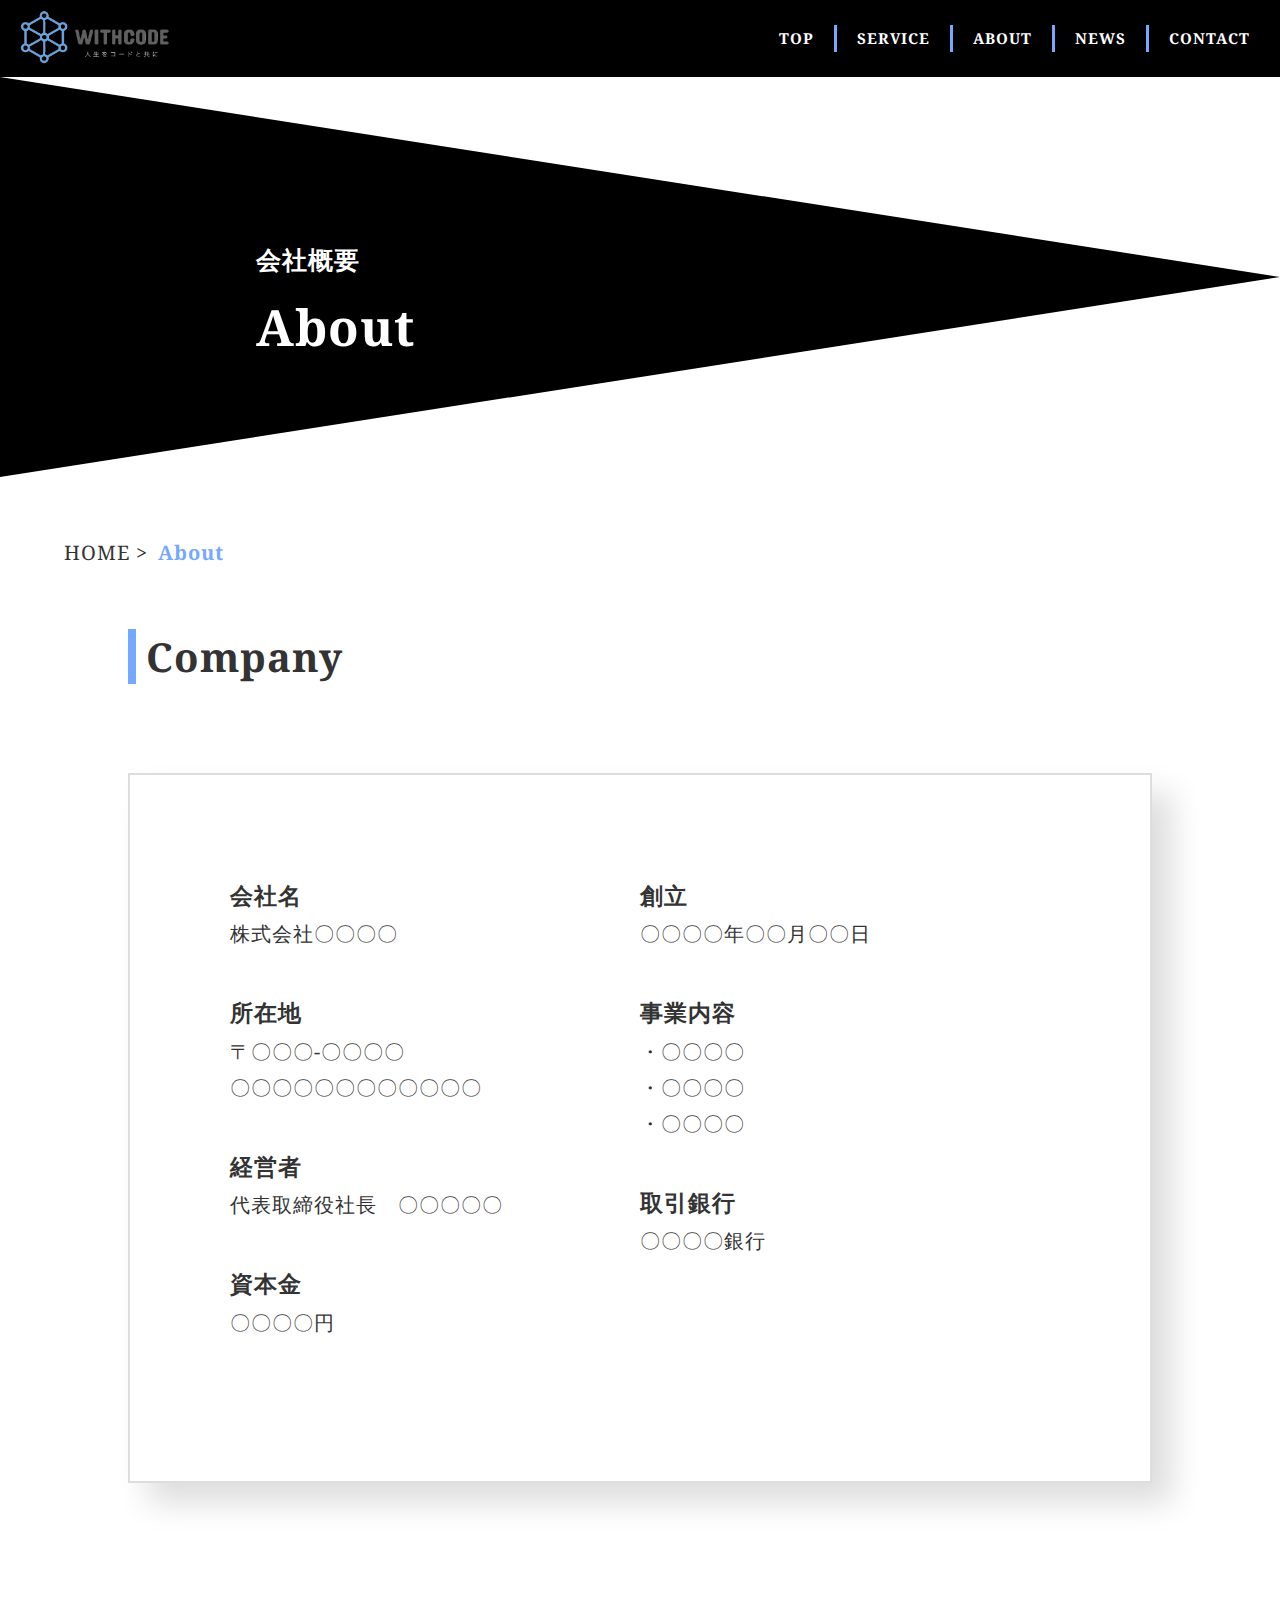
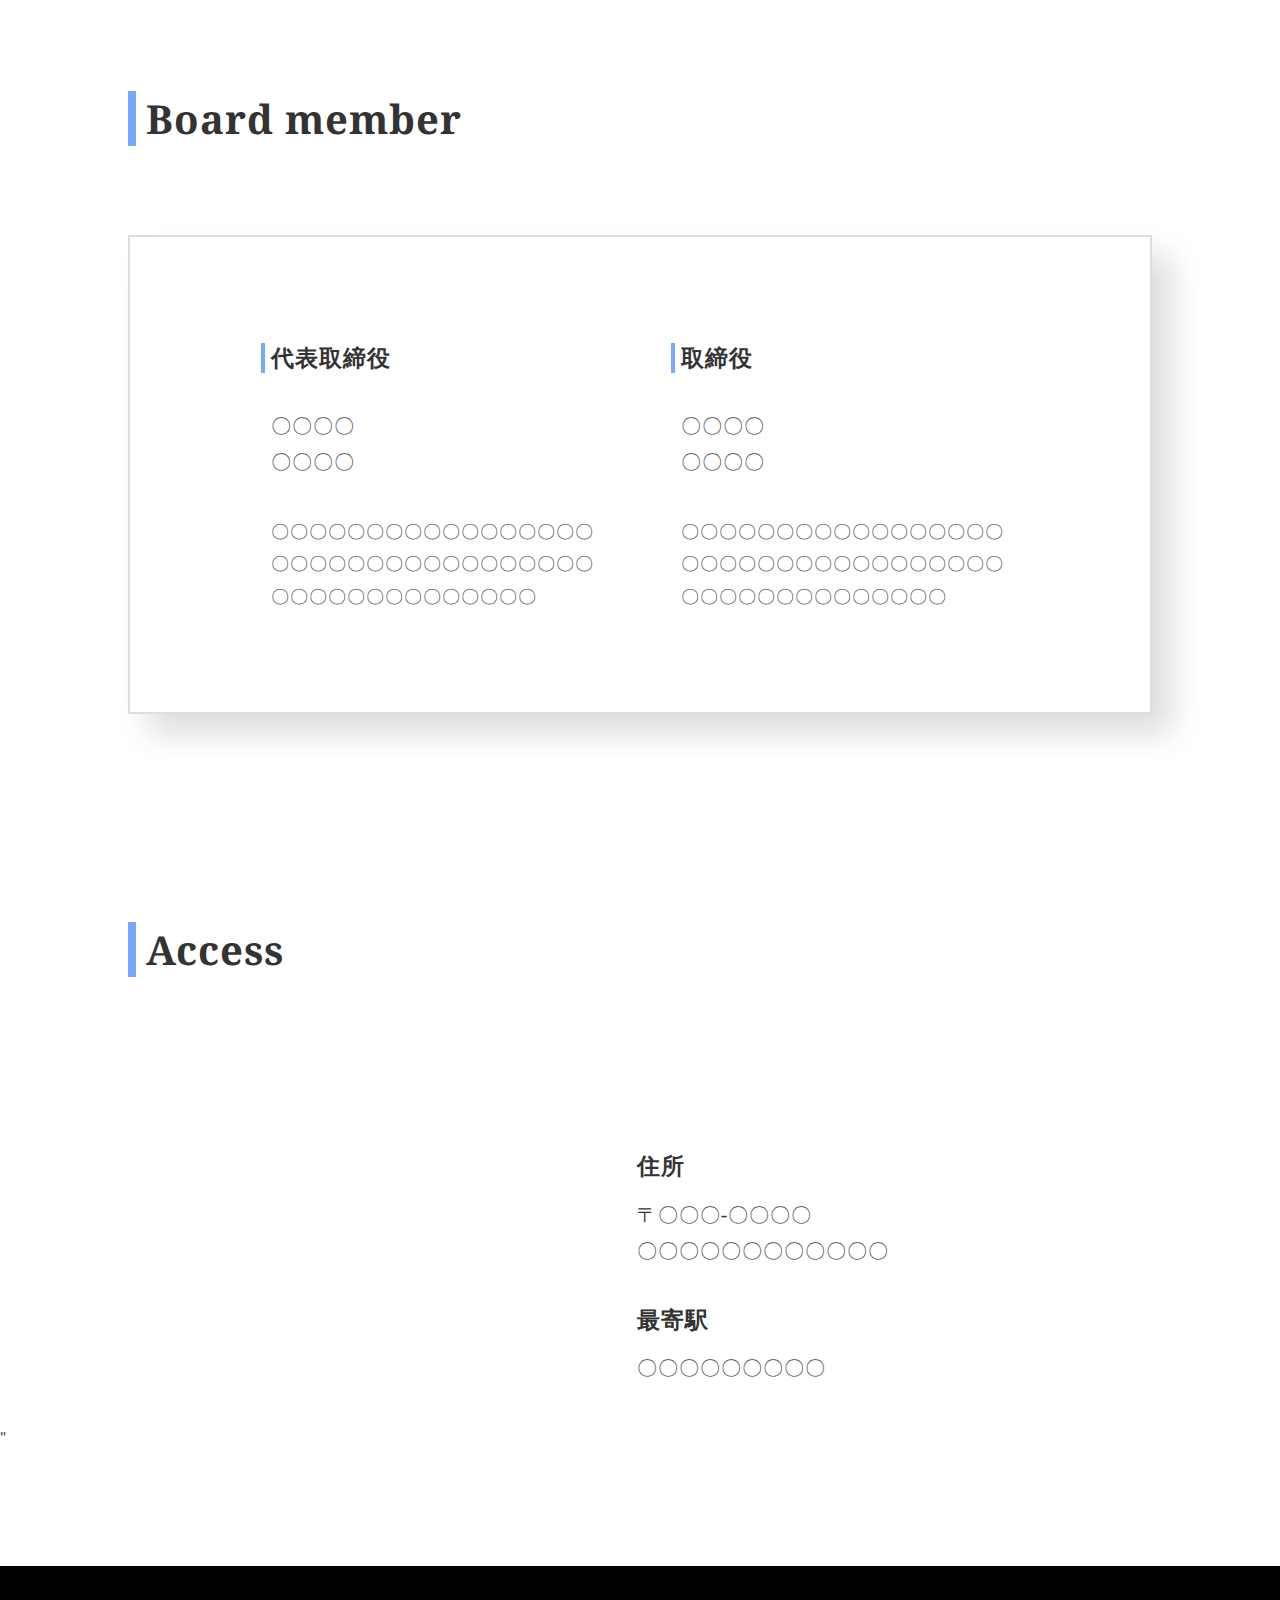
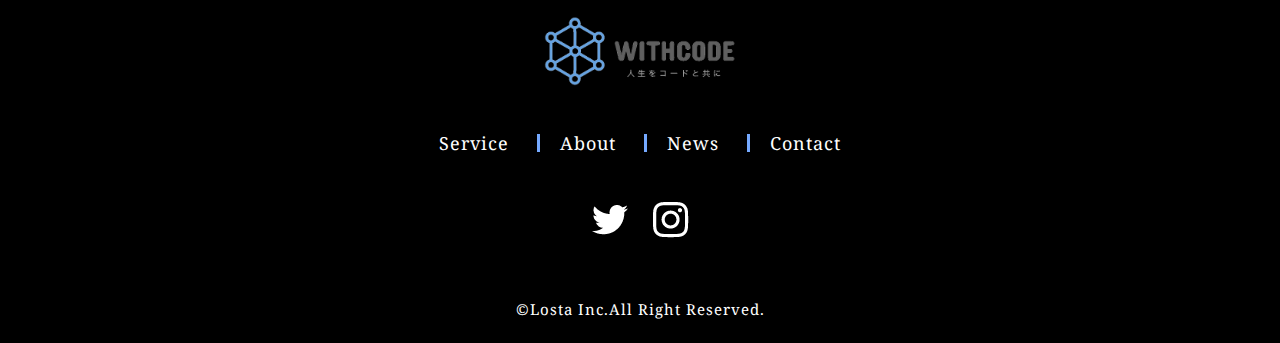
<file: html/about.html>
<!DOCTYPE html>
<html>
<head>
  <meta charset="UTF-8">
  <title>プログラミング教材「WithCode+」</title>
  <meta name="description" content="「人生をコードと共に」というビジョンを達成するべく、皆さんのプログラミング学習をサポートします。">
  <meta name="keywords" content="IT,プログラミング,コミュニティ">
  <meta name="viewport" content="width=device-width, initial-scale=1.0">
  <meta property="og:title" content="プログラミング教材「WithCode+」">
  <meta property="og:type" content="article">
  <meta property="og:url" content="https://withcode-plus.tech">
  <meta property="og:image" content="img/logo.png">
  <meta property="og:description" content="「人生をコードと共に」というビジョンを達成するべく、皆さんのプログラミング学習をサポートします。">
  <meta property="og:site_name" content="プログラミング教材">
  <link rel="icon" href="../favicon.ico">
  <link rel="apple-touch-icon" sizes="180×180" href="img/logo.png">
  <link rel="stylesheet" type="text/css" href="../css/reset.css">
  <link rel="stylesheet" type="text/css" href="../css/style.css">
  <link rel="preconnect" href="https://fonts.gstatic.com">
  <link href="https://fonts.googleapis.com/css2?family=Noto+Serif:ital,wght@0,400;0,700;1,400;1,700&display=swap"
    rel="stylesheet">
</head>
<body>
  <header>
    <div class="header_all">
      <a href="../index.html" class="logo">
        <img src="../img/logo.png" alt="ロゴ画像">
      </a>
      <nav class="navbar">
        <ul>
          <li><a href="../index.html" class="respons">TOP</a></li>
          <li><a href="service.html">SERVICE</a></li>
          <li><a href="about.html">ABOUT</a></li>
          <li><a href="news.html">NEWS</a></li>
          <li><a href="contact.html">CONTACT</a></li>
        </ul>
      </nav>
    </div>
    <p class="drawer"></p>
  </header>
  <main>
    <section class="top">
      <div class="top_bg">
        <p class="top_ttl">
          <small>会社概要</small>
          About
        </p>
      </div>
    </section>
    <section class="breadcrumb">
      <ul>
        <li>
          <a href="../index.html"><span>HOME</span></a>
        </li>
        <li>
          <a href="about.html"><span class="color">About</span></a>
        </li>
      </ul>
    </section>
    <section class="about_com">
      <div class="inner">
        <h2 class="section_ttl"><small></small>Company</h2>
        <div class="about_com_all">
          <div class="about_com_list">
            <div class="about_com_item">
              <h3 class="about_com_ttl">会社名</h3><br>
              <p class="about_com_txt">株式会社〇〇〇〇</p>
            </div>
            <div class="about_com_item">
              <h3 class="about_com_ttl">所在地</h3><br>
              <div class="about_com_content">
                <p class="about_com_txt">
                  〒〇〇〇-〇〇〇〇<br>
                  〇〇〇〇〇〇〇〇〇〇〇〇
                </p>
              </div>
            </div>
            <div class="about_com_item">
              <h3 class="about_com_ttl">経営者</h3><br>
              <p class="about_com_txt">代表取締役社長　〇〇〇〇〇</p>
            </div>
            <div class="about_com_item">
              <h3 class="about_com_ttl">資本金</h3><br>
              <p class="about_com_txt">〇〇〇〇円</p>
            </div>
          </div>
          <div class="about_com_list">
            <div class="about_com_item">
              <h3 class="about_com_ttl">創立</h3><br>
              <p class="about_com_txt">〇〇〇〇年〇〇月〇〇日</p>
            </div>
            <div class="about_com_item">
              <h3 class="about_com_ttl">事業内容</h3><br>
              <div class="about_com_content">
                <p class="about_com_txt">・〇〇〇〇</p><br>
                <p class="about_com_txt">・〇〇〇〇</p><br>
                <p class="about_com_txt">・〇〇〇〇</p>
              </div>
            </div>
            <div class="about_com_item">
              <h3 class="about_com_ttl">取引銀行</h3><br>
              <p class="about_com_txt">〇〇〇〇銀行</p>
            </div>
          </div>
        </div>
      </div>
    </section>
    <section class="about_mem">
      <div class="inner">
        <h2 class="section_ttl"><small></small>Board member</h2>
        <div class="about_mem_all">
          <div class="about_mem_per">
            <h3 class="about_mem_ttl">代表取締役</h3>
            <p class="about_mem_name">〇〇〇〇<br>〇〇〇〇</p>
            <p class="about_mem_txt">
              〇〇〇〇〇〇〇〇〇〇〇〇〇〇〇〇〇〇〇〇〇〇〇〇〇〇〇〇〇〇〇〇〇〇〇〇〇〇〇〇〇〇〇〇〇〇〇〇
            </p>
          </div><div class="about_mem_per">
            <h3 class="about_mem_ttl">取締役</h3>
            <p class="about_mem_name">〇〇〇〇<br>〇〇〇〇</p>
            <p class="about_mem_txt">
              〇〇〇〇〇〇〇〇〇〇〇〇〇〇〇〇〇〇〇〇〇〇〇〇〇〇〇〇〇〇〇〇〇〇〇〇〇〇〇〇〇〇〇〇〇〇〇〇
            </p>
          </div>
        </div>
      </div>
    </section>
    <section class="about_acc">
      <div class="inner">
        <h2 class="section_ttl"><small></small>Access</h2>
      </div>
      <div class="about_acc_map">
        <iframe src="https://www.google.com/maps/embed?pb=!1m18!1m12!1m3!1d3241.7699872207563!2d139.6994417513047!3d35.658038238753!2m3!1f0!2f0!3f0!3m2!1i1024!2i768!4f13.1!3m3!1m2!1s0x60188b563b00109f%3A0x337328def1e2ab26!2z5riL6LC36aeF!5e0!3m2!1sja!2sjp!4v1625702055200!5m2!1sja!2sjp" width="600" height="450" style="border:0;" allowfullscreen="" loading="lazy"></iframe>"
      </div>
      <div class="inner">
        <div class="about_acc_list">
          <div class="about_acc_item">
            <h3 class="about_acc_ttl">住所</h3>
            <p class="about_acc_txt">
              〒〇〇〇-〇〇〇〇<br>
              〇〇〇〇〇〇〇〇〇〇〇〇
            </p>
          </div>
          <div class="about_acc_item">
            <h3 class="about_acc_ttl">最寄駅</h3>
            <p class="about_acc_txt">
              〇〇〇〇〇〇〇〇〇
            </p>
          </div>
        </div>
      </div>
    </section>
  </main>
  <footer>
      <div class="footer_logo">
        <a href="../index.html">
          <img src="../img/logo.png" alt="ロゴ画像">
        </a>
      </div>
      <ul class="footer_list">
          <li class="footer_item">
            <a href="service.html" class="nav_link">Service</a>
          </li>
          <li class="footer_item">
            <a href="about.html" class="nav_link">About</a>
          </li>
          <li class="footer_item">
            <a href="news.html" class="nav_link">News</a>
          </li>
          <li class="footer_item">
            <a href="contact.html" class="nav_link">Contact</a>
          </li>
      </ul>
      <ul class="footer_sns">
          <li class="sns_icon1">
            <a href="#"><img src="../img/twitter.png" alt="twitterアイコン"></a>
          </li>
          <li class="sns_icon2">
            <a href="#"><img src="../img/instagram.png" alt="instagramアイコン"></a>
          </li>
      </ul>
      <small class="footer_txt">©Losta Inc.All Right Reserved.</small>
  </footer>
<script src="https://ajax.googleapis.com/ajax/libs/jquery/3.5.1/jquery.min.js"></script>
<script type="text/javascript" src="../js/common.js"></script>
</body>
</html>
</file>
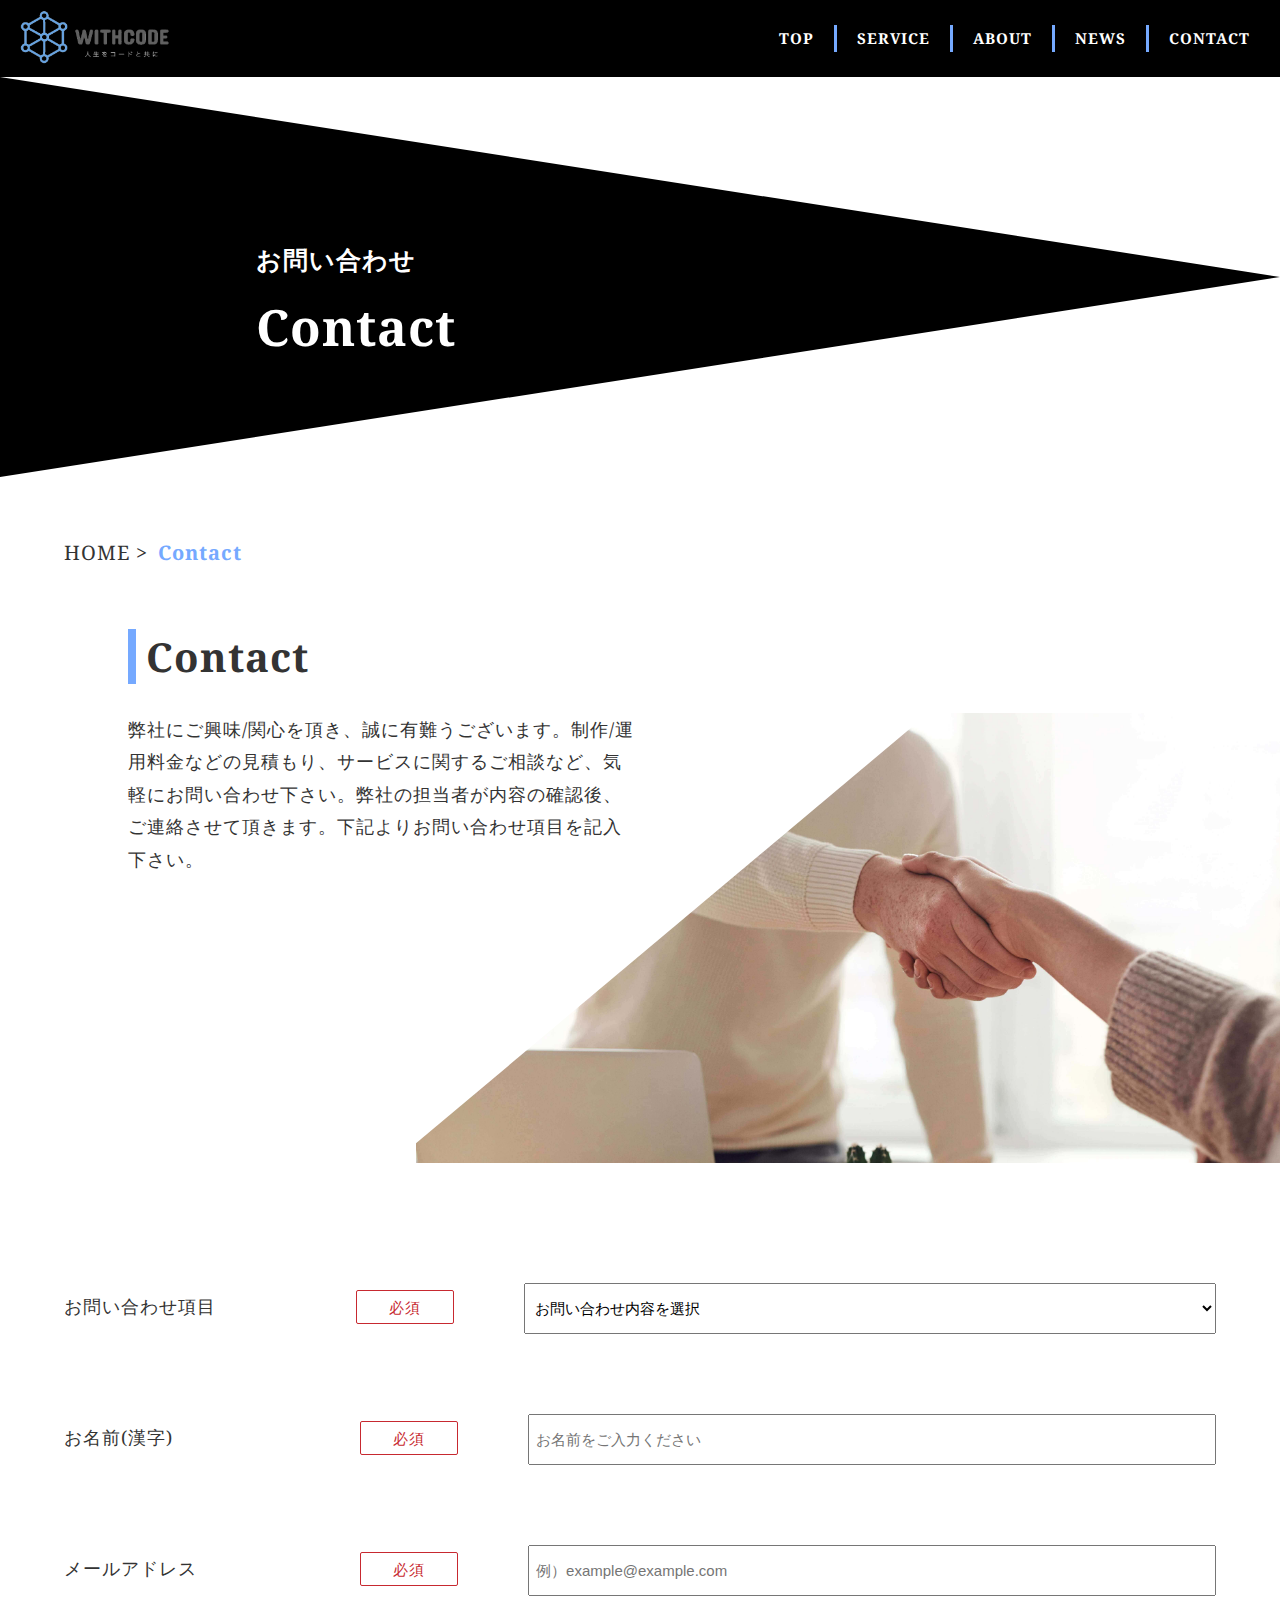
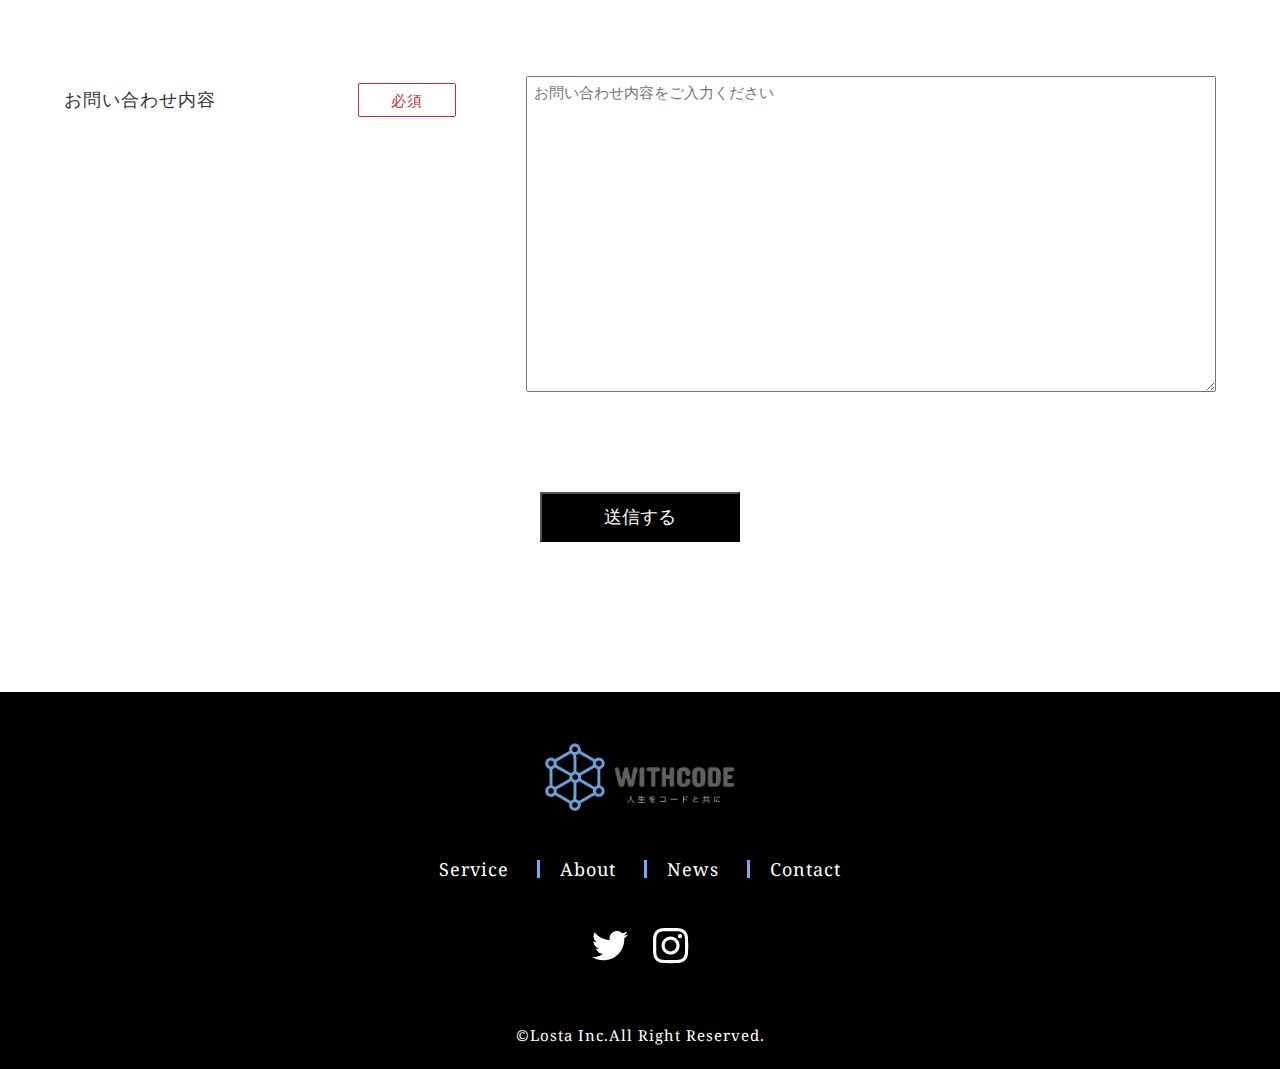
<file: html/contact.html>
<!DOCTYPE html>
<html>
<head>
  <meta charset="UTF-8">
  <title>プログラミング教材「WithCode+」</title>
  <meta name="description" content="「人生をコードと共に」というビジョンを達成するべく、皆さんのプログラミング学習をサポートします。">
  <meta name="keywords" content="IT,プログラミング,コミュニティ">
  <meta name="viewport" content="width=device-width, initial-scale=1.0">
  <meta property="og:title" content="プログラミング教材「WithCode+」">
  <meta property="og:type" content="article">
  <meta property="og:url" content="https://withcode-plus.tech">
  <meta property="og:image" content="img/logo.png">
  <meta property="og:description" content="「人生をコードと共に」というビジョンを達成するべく、皆さんのプログラミング学習をサポートします。">
  <meta property="og:site_name" content="プログラミング教材">
  <link rel="icon" href="../favicon.ico">
  <link rel="apple-touch-icon" sizes="180×180" href="img/logo.png">
  <link rel="stylesheet" type="text/css" href="../css/reset.css">
  <link rel="stylesheet" type="text/css" href="../css/style.css">
  <link rel="preconnect" href="https://fonts.gstatic.com">
  <link href="https://fonts.googleapis.com/css2?family=Noto+Serif:ital,wght@0,400;0,700;1,400;1,700&display=swap"
    rel="stylesheet">
</head>
<body>
  <header>
    <div class="header_all">
      <a href="../index.html" class="logo">
        <img src="../img/logo.png" alt="ロゴ画像">
      </a>
      <nav class="navbar">
        <ul>
          <li><a href="../index.html" class="respons">TOP</a></li>
          <li><a href="service.html">SERVICE</a></li>
          <li><a href="about.html">ABOUT</a></li>
          <li><a href="news.html">NEWS</a></li>
          <li><a href="contact.html">CONTACT</a></li>
        </ul>
      </nav>
    </div>
    <p class="drawer"></p>
  </header>
  <main>
    <section class="top">
      <div class="top_bg">
        <p class="top_ttl">
          <small>お問い合わせ</small>
          Contact
        </p>
      </div>
    </section>
    <section class="breadcrumb">
      <ul>
        <li>
          <a href="../index.html"><span>HOME</span></a>
        </li>
        <li>
          <a href="contact.html"><span class="color">Contact</span></a>
        </li>
      </ul>
    </section>
    <section class="contact">
      <div class="inner">
        <h2 class="section_ttl"><small></small>Contact</h2>
        <div class="contact_item">
          <p class="contact_txt">
            弊社にご興味/関心を頂き、誠に有難うございます。制作/運用料金などの見積もり、サービスに関するご相談など、気軽にお問い合わせ下さい。弊社の担当者が内容の確認後、ご連絡させて頂きます。下記よりお問い合わせ項目を記入下さい。
          </p>
        </div>
      </div>
      <div class="contact_img"></div>
      <form action="mail.php" class="contact_form" id="form" method="POST">
        <div class="contact_box">
          <label for="name" class="contact_form_ttl">お問い合わせ項目</label>
          <select class="contact_form_box1" name="subject" required="required">
            <optgroup value>
              <option class="select_with" value="プルダウンメニューで問い合わせ内容を選択" hidden>お問い合わせ内容を選択</option>
              <option class="select_with" value="サイト制作/運用の見積もり">サイト制作/運用の見積もり</option>
              <option class="select_with" value="システム開発/運用の見積もり">システム開発/運用の見積もり</option>
              <option class="select_with" value="その他">その他</option>
            </optgroup>
          </select>
        </div>
        <div class="contact_box">
         <label for="name" class="contact_form_ttl">お名前(漢字)</label>
          <input type="text" class="contact_form_box2" name="" required="required" placeholder="お名前をご入力ください">
        </div>
        <div class="contact_box">
          <label for="email" class="contact_form_ttl">メールアドレス</label>
          <input type="email" class="contact_form_box2" name="" required="required" placeholder="例）example@example.com">
        </div>
        <div class="contact_box _area">
          <label for="message" class="contact_form_ttl ttl">お問い合わせ内容</label>
          <textarea name="message" class="contact_textarea" id="message" cols="30" rows="10" required="required" placeholder="お問い合わせ内容をご入力ください"></textarea>
        </div>
        <button type="submit" class="contact_btn">送信する</button>
      </form>
    </section>
  </main>
  <footer>
    <div class="footer_logo">
      <a href="../index.html">
        <img src="../img/logo.png" alt="ロゴ画像">
      </a>
    </div>
    <ul class="footer_list">
      <li class="footer_item">
        <a href="service.html" class="nav_link">Service</a>
      </li>
      <li class="footer_item">
        <a href="about.html" class="nav_link">About</a>
      </li>
      <li class="footer_item">
        <a href="news.html" class="nav_link">News</a>
      </li>
      <li class="footer_item">
        <a href="contact.html" class="nav_link">Contact</a>
      </li>
    </ul>
    <ul class="footer_sns">
      <li class="sns_icon1">
        <a href="#"><img src="../img/twitter.png" alt="twitterアイコン"></a>
      </li>
      <li class="sns_icon2">
        <a href="#"><img src="../img/instagram.png" alt="instagramアイコン"></a>
      </li>
    </ul>
    <small class="footer_txt">©Losta Inc.All Right Reserved.</small>
    </div>
  </footer>
<script src="https://ajax.googleapis.com/ajax/libs/jquery/3.5.1/jquery.min.js"></script>
<script type="text/javascript" src="../js/common.js"></script>
</body>
</html>
</file>
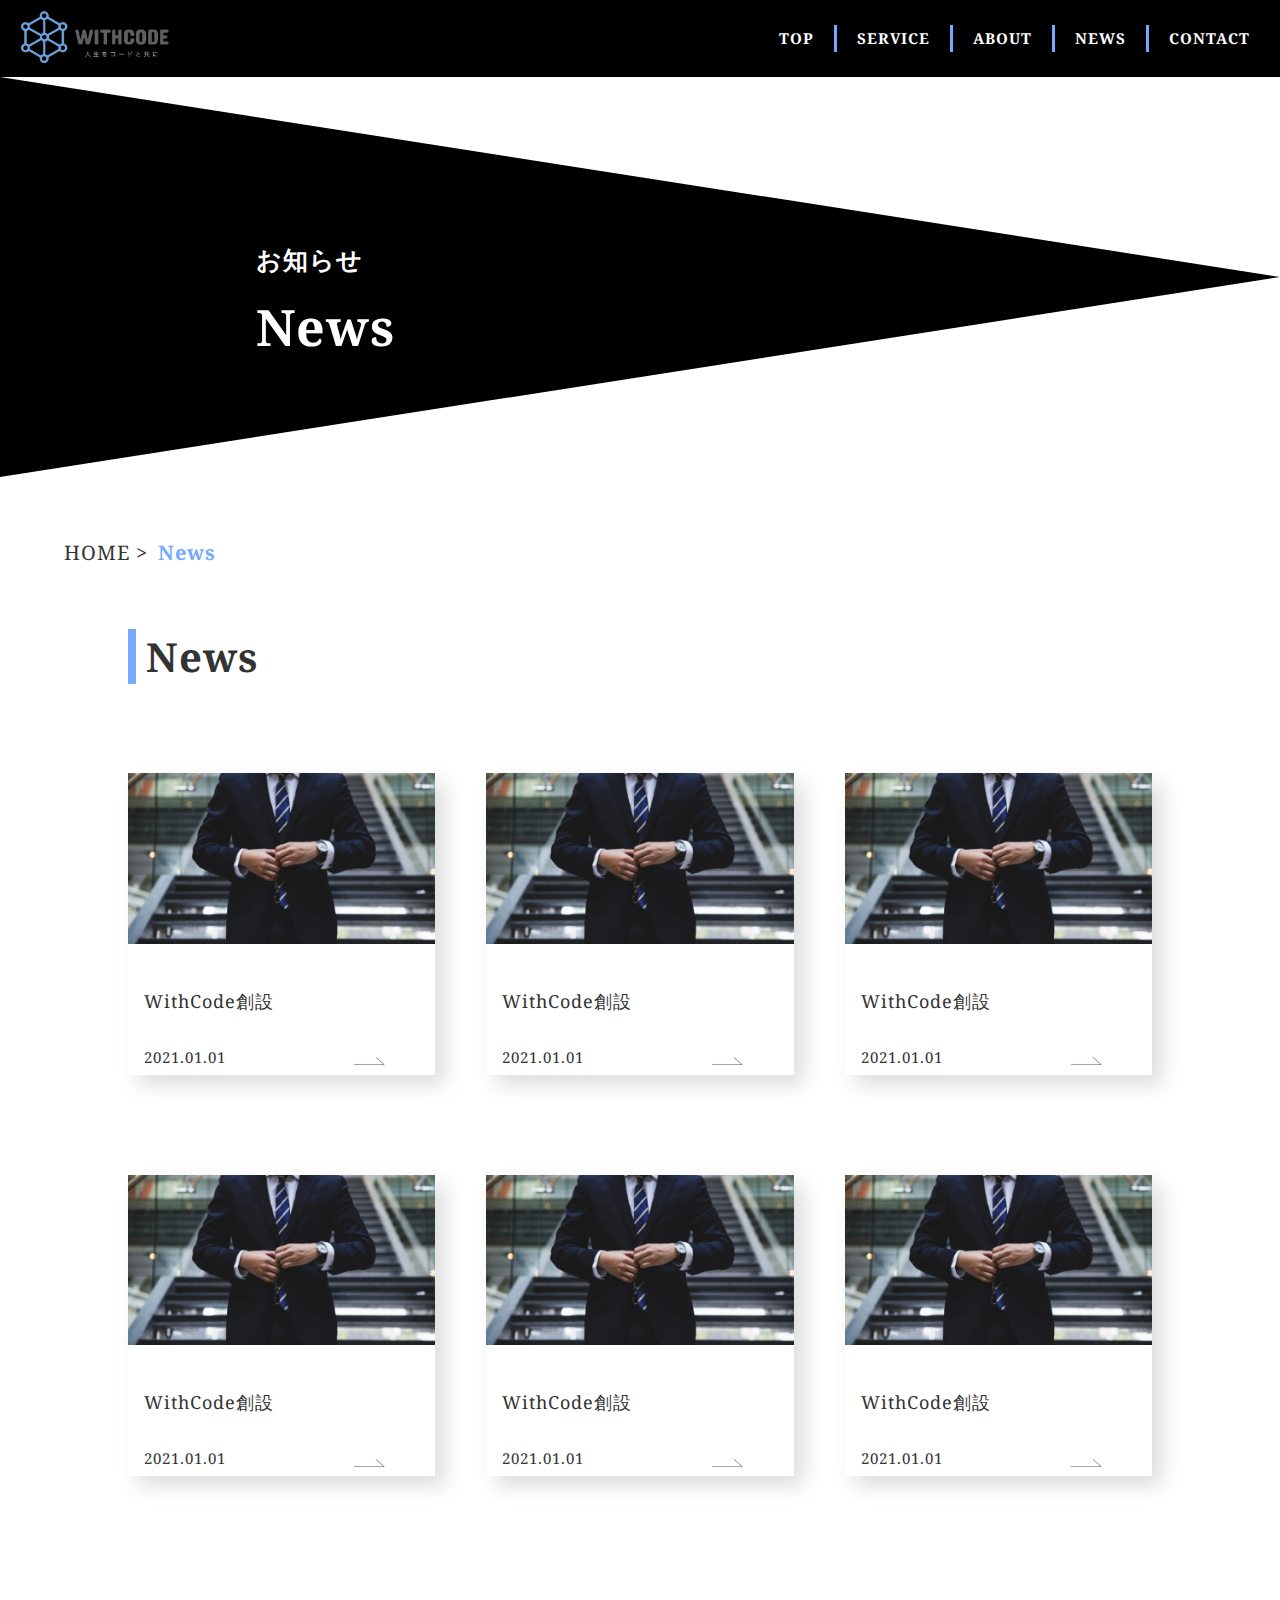
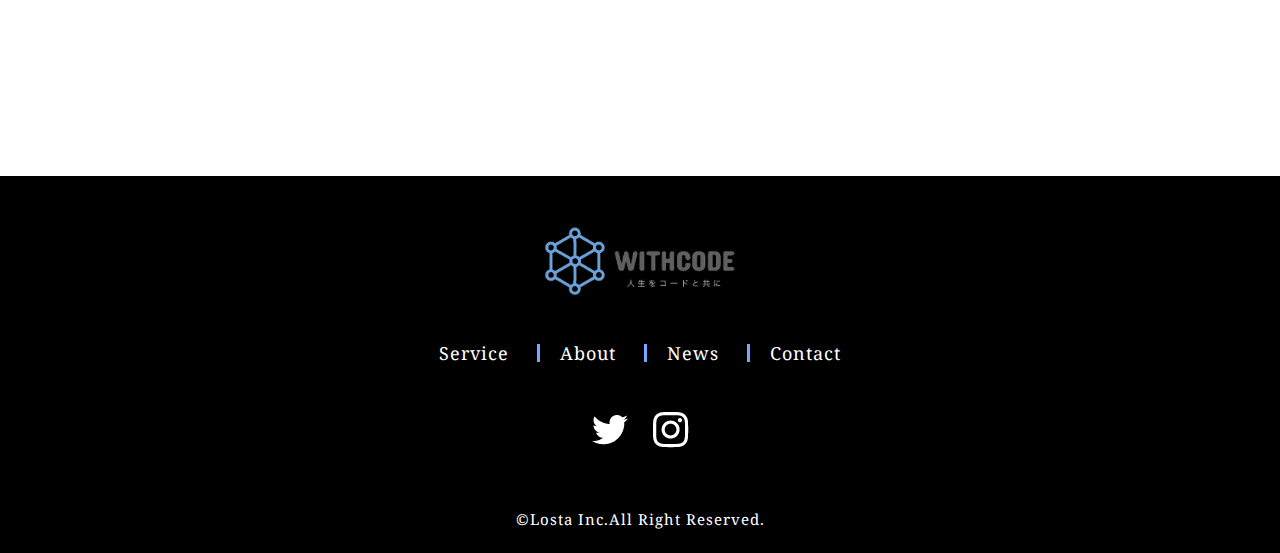
<file: html/news.html>
<!DOCTYPE html>
<html>
<head>
  <meta charset="UTF-8">
  <title>プログラミング教材「WithCode+」</title>
  <meta name="description" content="「人生をコードと共に」というビジョンを達成するべく、皆さんのプログラミング学習をサポートします。">
  <meta name="keywords" content="IT,プログラミング,コミュニティ">
  <meta name="viewport" content="width=device-width, initial-scale=1.0">
  <meta property="og:title" content="プログラミング教材「WithCode+」">
  <meta property="og:type" content="article">
  <meta property="og:url" content="https://withcode-plus.tech">
  <meta property="og:image" content="img/logo.png">
  <meta property="og:description" content="「人生をコードと共に」というビジョンを達成するべく、皆さんのプログラミング学習をサポートします。">
  <meta property="og:site_name" content="プログラミング教材">
  <link rel="icon" href="../favicon.ico">
  <link rel="apple-touch-icon" sizes="180×180" href="img/logo.png">
  <link rel="stylesheet" type="text/css" href="../css/reset.css">
  <link rel="stylesheet" type="text/css" href="../css/style.css">
  <link rel="preconnect" href="https://fonts.gstatic.com">
  <link href="https://fonts.googleapis.com/css2?family=Noto+Serif:ital,wght@0,400;0,700;1,400;1,700&display=swap"
    rel="stylesheet">
</head>
<body>
  <header>
    <div class="header_all">
      <a href="../index.html" class="logo">
        <img src="../img/logo.png" alt="ロゴ画像">
      </a>
      <nav class="navbar">
        <ul>
          <li><a href="../index.html" class="respons">TOP</a></li>
          <li><a href="service.html">SERVICE</a></li>
          <li><a href="about.html">ABOUT</a></li>
          <li><a href="news.html">NEWS</a></li>
          <li><a href="contact.html">CONTACT</a></li>
        </ul>
      </nav>
    </div>
    <p class="drawer"></p>
  </header>
  <main>
    <section class="top">
      <div class="top_bg">
        <p class="top_ttl">
          <small>お知らせ</small>
          News
        </p>
      </div>
    </section>
    <section class="breadcrumb">
      <ul>
        <li>
          <a href="../index.html"><span>HOME</span></a>
        </li>
        <li>
          <a href="news.html"><span class="color">News</span></a>
        </li>
      </ul>
    </section>
    <section class="news">
      <div class="inner">
        <h2 class="section_ttl"><small></small>News</h2>
        <div class="news_all">
          <ul class="news_list">
            <li class="news_item">
              <a href="html/news.html">
                <div class="news_img">
                  <img src="../img/news.png" alt="ニュース画像">
                </div>
                <div class="news_txt">
                  <p class="news_ttl">WithCode創設</p>
                  <p class="news_date">2021.01.01</p>
                </div>
              </a>
            </li>
            <li class="news_item">
              <a href="html/news.html">
                <div class="news_img">
                  <img src="../img/news.png" alt="ニュース画像">
                </div>
                <div class="news_txt">
                  <p class="news_ttl">WithCode創設</p>
                  <p class="news_date">2021.01.01</p>
                </div>
              </a>
            </li>
            <li class="news_item">
              <a href="html/news.html">
                <div class="news_img">
                  <img src="../img/news.png" alt="ニュース画像">
                </div>
                <div class="news_txt">
                  <p class="news_ttl">WithCode創設</p>
                  <p class="news_date">2021.01.01</p>
                </div>
              </a>
            </li>
          </ul>
        </div>
        <div class="news_all">
          <ul class="news_list">
            <li class="news_item">
              <a href="html/news.html">
                <div class="news_img">
                  <img src="../img/news.png" alt="ニュース画像">
                </div>
                <div class="news_txt">
                  <p class="news_ttl">WithCode創設</p>
                  <p class="news_date">2021.01.01</p>
                </div>
              </a>
            </li>
            <li class="news_item">
              <a href="html/news.html">
                <div class="news_img">
                  <img src="../img/news.png" alt="ニュース画像">
                </div>
                <div class="news_txt">
                  <p class="news_ttl">WithCode創設</p>
                  <p class="news_date">2021.01.01</p>
                </div>
              </a>
            </li>
            <li class="news_item">
              <a href="html/news.html">
                <div class="news_img">
                  <img src="../img/news.png" alt="ニュース画像">
                </div>
                <div class="news_txt">
                  <p class="news_ttl">WithCode創設</p>
                  <p class="news_date">2021.01.01</p>
                </div>
              </a>
            </li>
          </ul>
        </div>
      </div>
    </section>
  </main>
  <footer>
    <div class="footer_logo">
      <a href="../index.html">
        <img src="../img/logo.png" alt="ロゴ画像">
      </a>
    </div>
    <ul class="footer_list">
        <li class="footer_item">
          <a href="service.html" class="nav_link">Service</a>
        </li>
        <li class="footer_item">
          <a href="about.html" class="nav_link">About</a>
        </li>
        <li class="footer_item">
          <a href="news.html" class="nav_link">News</a>
        </li>
        <li class="footer_item">
          <a href="contact.html" class="nav_link">Contact</a>
        </li>
    </ul>
    <ul class="footer_sns">
        <li class="sns_icon1">
          <a href="#"><img src="../img/twitter.png" alt="twitterアイコン"></a>
        </li>
        <li class="sns_icon2">
          <a href="#"><img src="../img/instagram.png" alt="instagramアイコン"></a>
        </li>
    </ul>
    <small class="footer_txt">©Losta Inc.All Right Reserved.</small>
    </div>
  </footer>
<script src="https://ajax.googleapis.com/ajax/libs/jquery/3.5.1/jquery.min.js"></script>
<script type="text/javascript" src="../js/common.js"></script>  
</body>
</html>
</file>
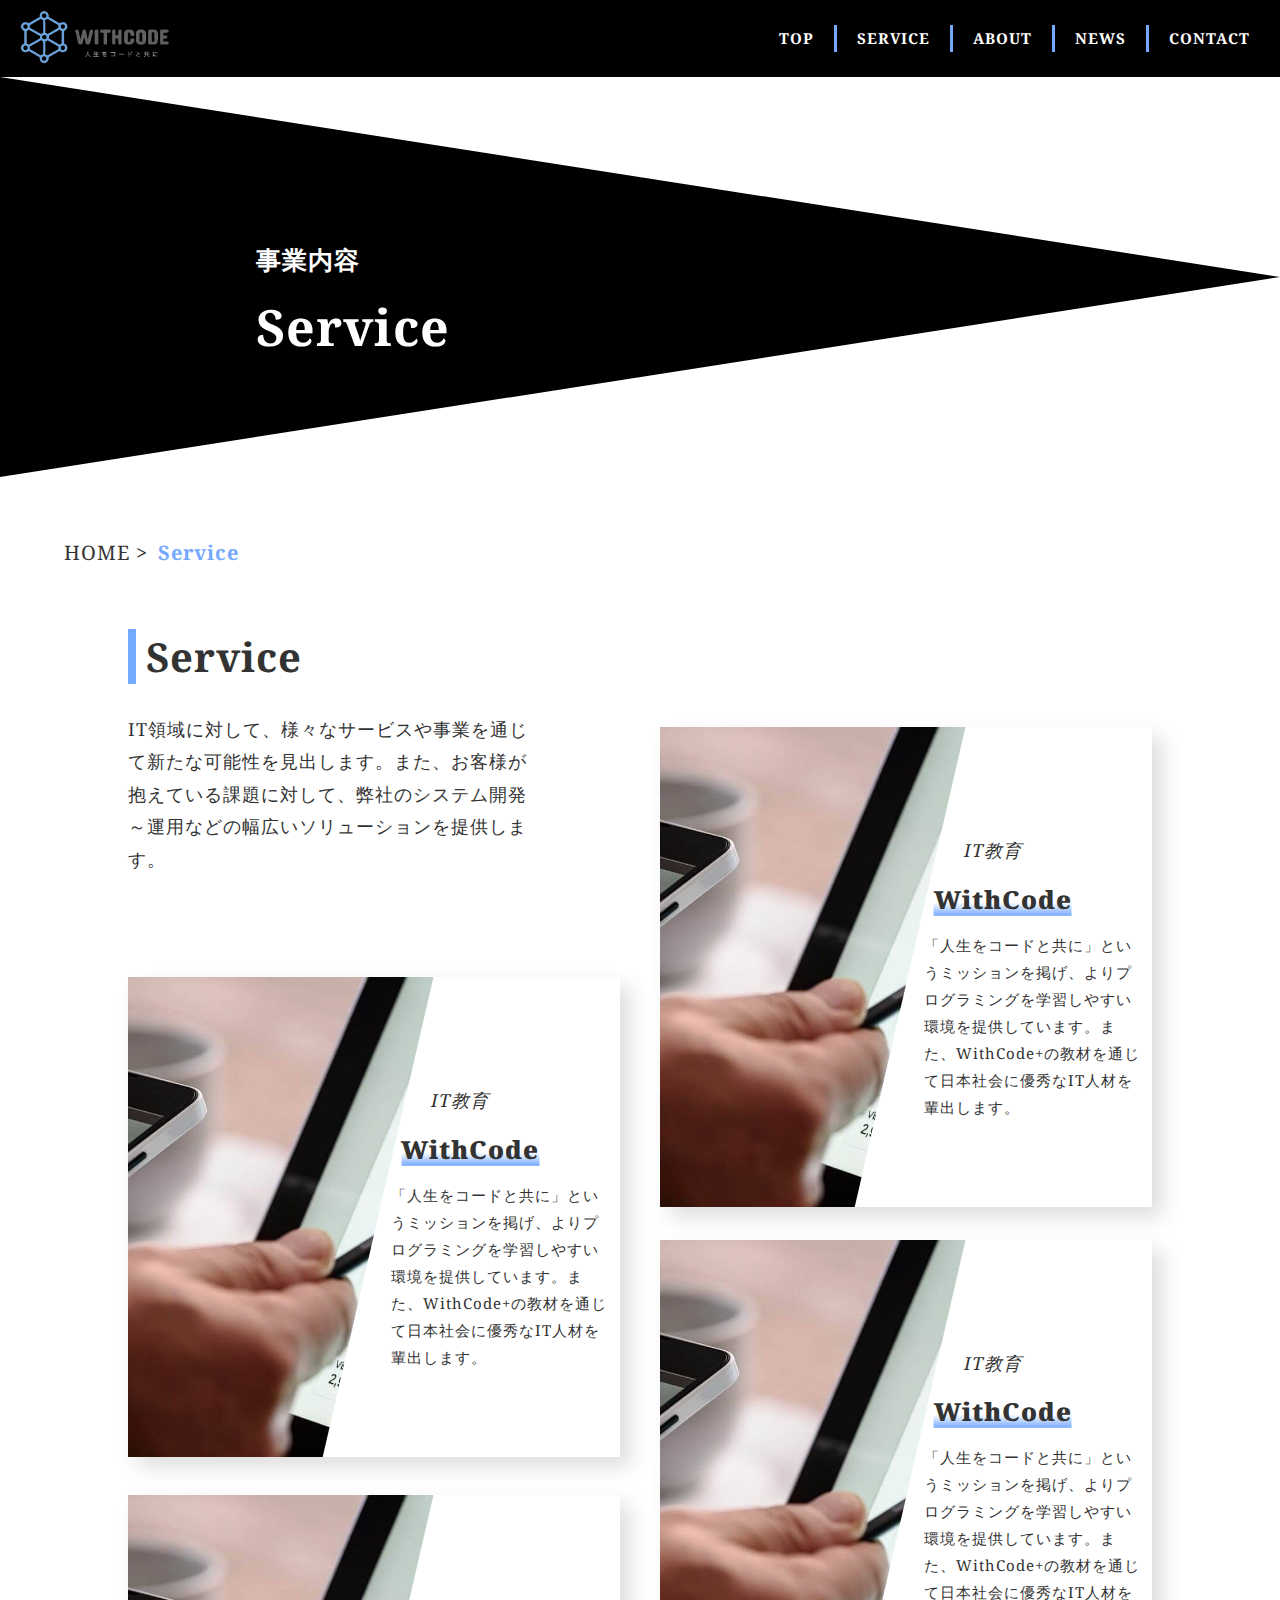
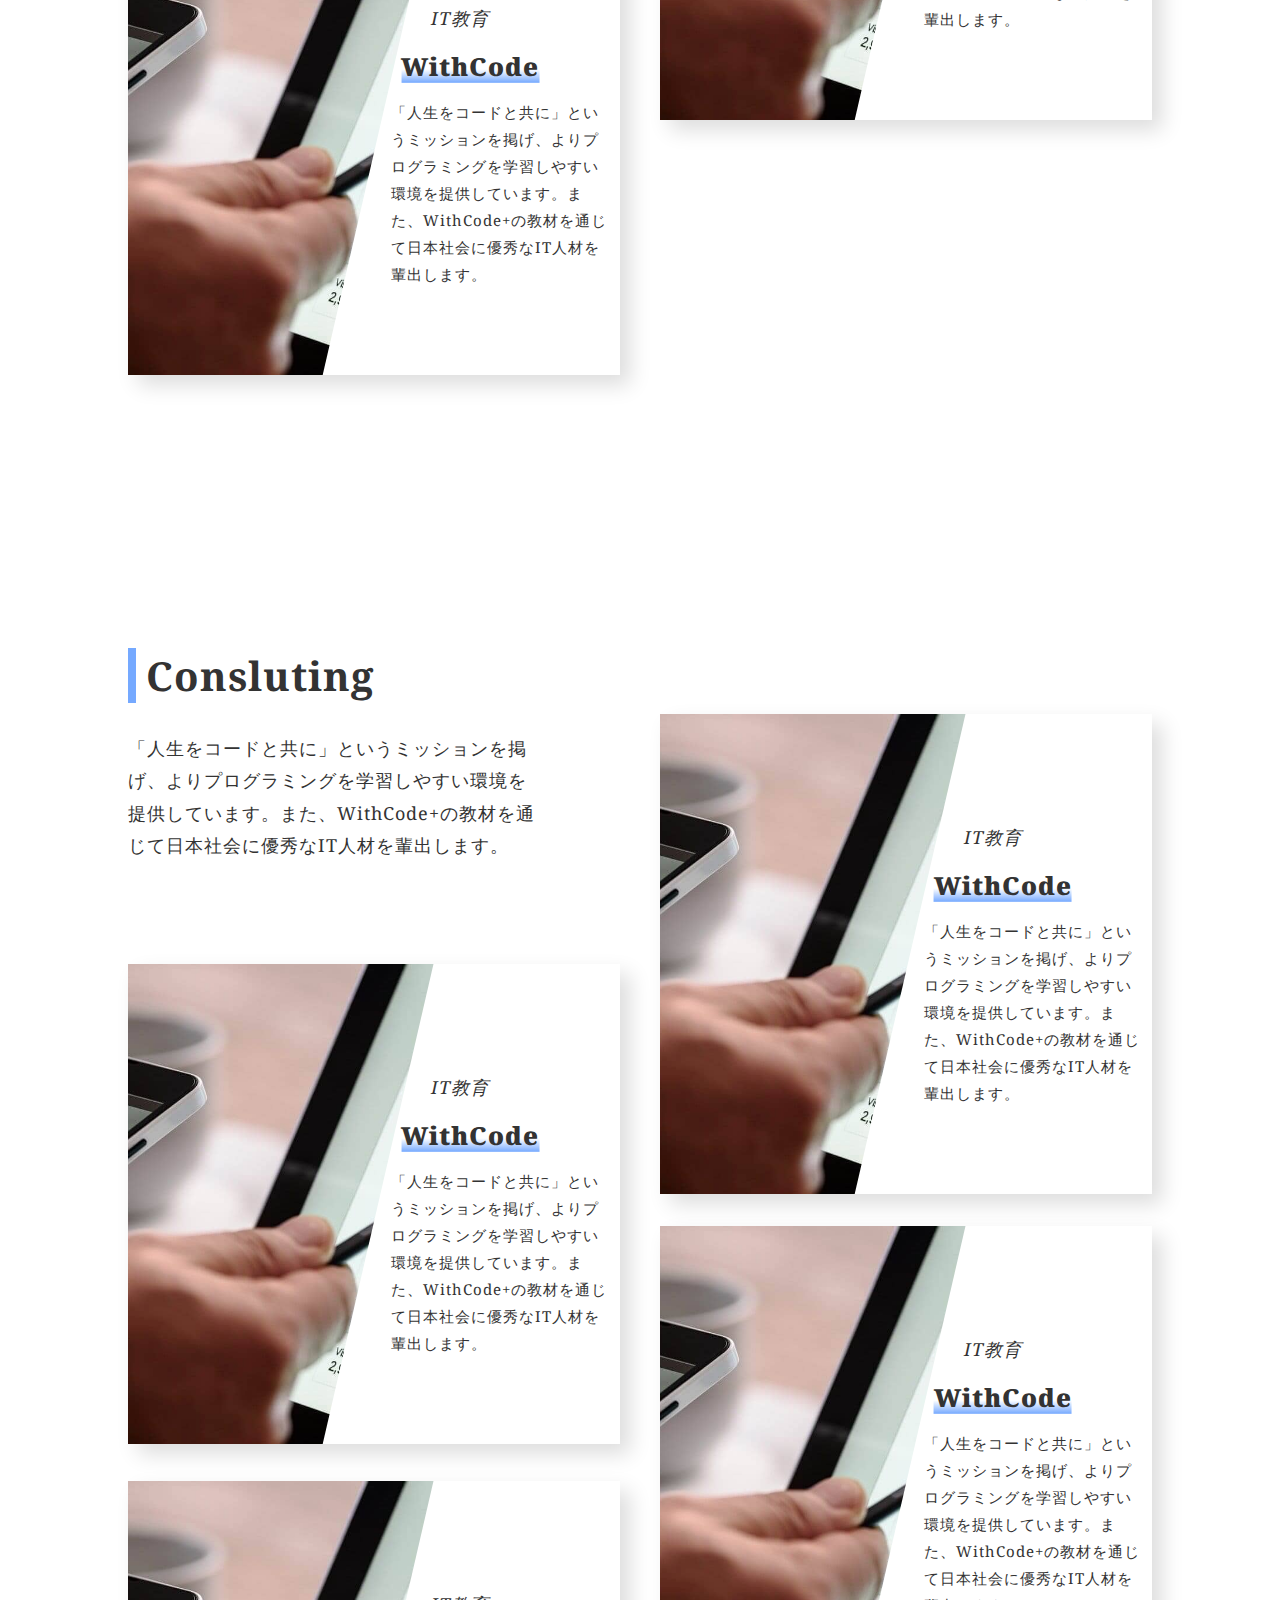
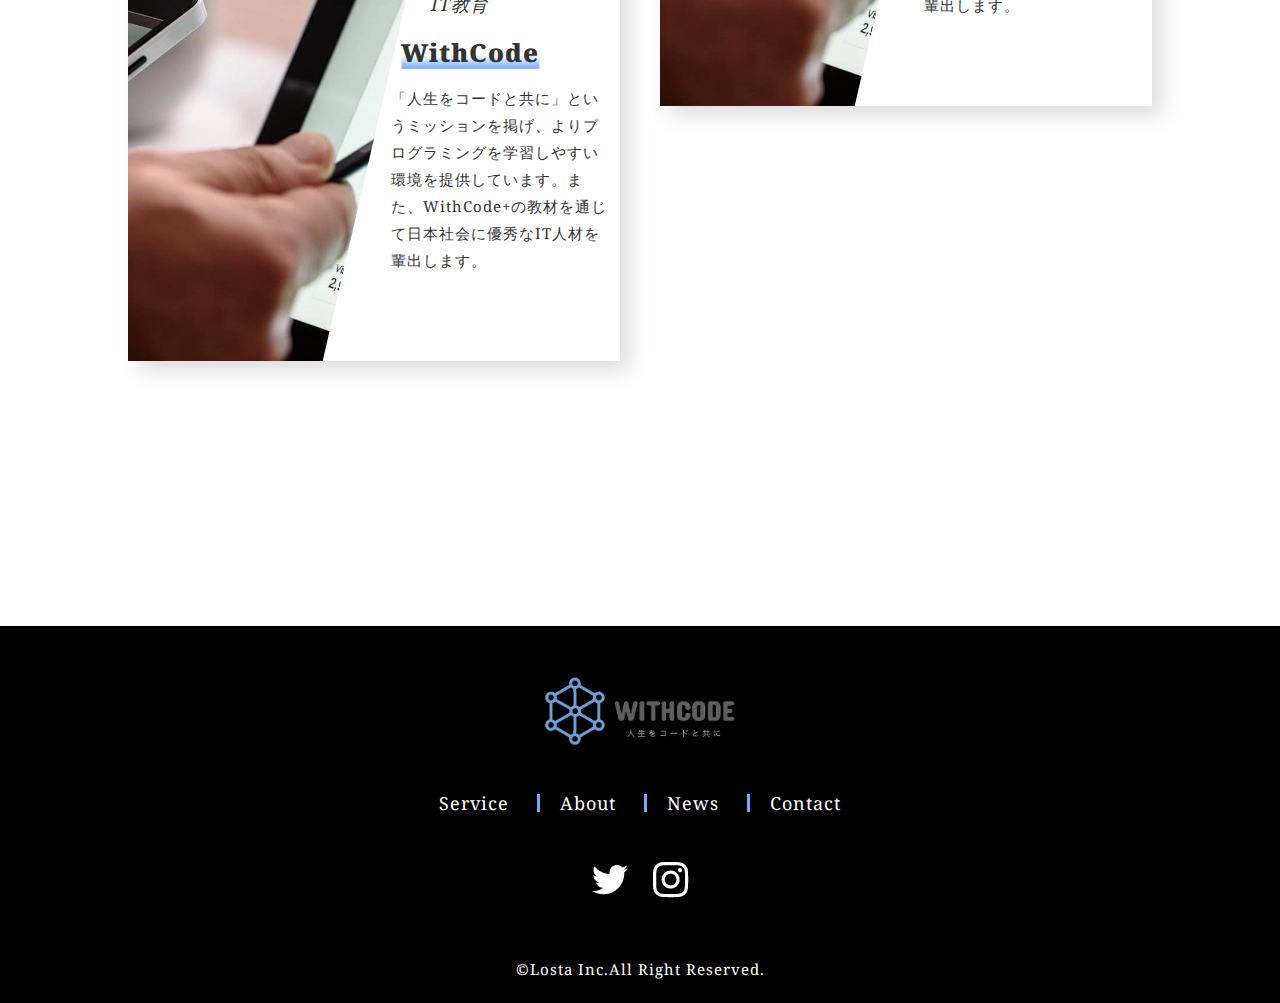
<file: html/service.html>
<!DOCTYPE html>
<html>

<head>
  <meta charset="UTF-8">
  <title>プログラミング教材「WithCode+」</title>
  <meta name="description" content="「人生をコードと共に」というビジョンを達成するべく、皆さんのプログラミング学習をサポートします。">
  <meta name="keywords" content="IT,プログラミング,コミュニティ">
  <meta name="viewport" content="width=device-width, initial-scale=1.0">
  <meta property="og:title" content="プログラミング教材「WithCode+」">
  <meta property="og:type" content="article">
  <meta property="og:url" content="https://withcode-plus.tech">
  <meta property="og:image" content="img/logo.png">
  <meta property="og:description" content="「人生をコードと共に」というビジョンを達成するべく、皆さんのプログラミング学習をサポートします。">
  <meta property="og:site_name" content="プログラミング教材">
  <link rel="icon" href="../favicon.ico">
  <link rel="apple-touch-icon" sizes="180×180" href="img/logo.png">
  <link rel="stylesheet" type="text/css" href="../css/reset.css">
  <link rel="stylesheet" type="text/css" href="../css/style.css">
  <link rel="preconnect" href="https://fonts.gstatic.com">
  <link href="https://fonts.googleapis.com/css2?family=Noto+Serif:ital,wght@0,400;0,700;1,400;1,700&display=swap"
    rel="stylesheet">
</head>
<body>
  <header>
    <div class="header_all">
      <a href="../index.html" class="logo">
        <img src="../img/logo.png" alt="ロゴ画像">
      </a>
      <nav class="navbar">
        <ul>
          <li><a href="../index.html" class="respons">TOP</a></li>
          <li><a href="service.html">SERVICE</a></li>
          <li><a href="about.html">ABOUT</a></li>
          <li><a href="news.html">NEWS</a></li>
          <li><a href="contact.html">CONTACT</a></li>
        </ul>
      </nav>
    </div>
    <p class="drawer"></p>
  </header>
  <main>
    <section class="top">
      <div class="top_bg">
        <p class="top_ttl">
          <small>事業内容</small>
          Service
        </p>
      </div>
    </section>
    <section class="breadcrumb">
      <ul>
        <li>
          <a href="../index.html"><span>HOME</span></a>
        </li>
        <li>
          <a href="service.html"><span class="color">Service</span></a>
        </li>
      </ul>
    </section>
    <section class="service">
      <div class="inner">
        <div class="intro">
          <h2 class="section_ttl"><small></small>Service</h2>
          <p class="intro_txt">
            IT領域に対して、様々なサービスや事業を通じて新たな可能性を見出します。また、お客様が抱えている課題に対して、弊社のシステム開発～運用などの幅広いソリューションを提供します。
          </p>
        </div>
        <div class="service_all">
          <ul class="service_list">
            <li class="service_item _service1">
              <div class="service_img _service"></div>
              <div class="service_inner_txt">
                <p class="service_subttl">IT教育</p>
                <p class="service_ttl"><strong>WithCode</strong></p>
                <p class="service_descript">
                  「人生をコードと共に」というミッションを掲げ、よりプログラミングを学習しやすい環境を提供しています。また、WithCode+の教材を通じて日本社会に優秀なIT人材を輩出します。
                </p>
              </div>
            </li>
            <li class="service_item _service2">
              <div class="service_img _service"></div>
              <div class="service_inner_txt">
                <p class="service_subttl">IT教育</p>
                <p class="service_ttl"><strong>WithCode</strong></p>
                <p class="service_descript">
                  「人生をコードと共に」というミッションを掲げ、よりプログラミングを学習しやすい環境を提供しています。また、WithCode+の教材を通じて日本社会に優秀なIT人材を輩出します。
                </p>
              </div>
            </li>
            <li class="service_item _service3">
              <div class="service_img _service"></div>
              <div class="service_inner_txt">
                <p class="service_subttl">IT教育</p>
                <p class="service_ttl"><strong>WithCode</strong></p>
                <p class="service_descript">
                  「人生をコードと共に」というミッションを掲げ、よりプログラミングを学習しやすい環境を提供しています。また、WithCode+の教材を通じて日本社会に優秀なIT人材を輩出します。
                </p>
              </div>
            </li>
            <li class="service_item _service4">
              <div class="service_img _service"></div>
              <div class="service_inner_txt">
                <p class="service_subttl">IT教育</p>
                <p class="service_ttl"><strong>WithCode</strong></p>
                <p class="service_descript">
                  「人生をコードと共に」というミッションを掲げ、よりプログラミングを学習しやすい環境を提供しています。また、WithCode+の教材を通じて日本社会に優秀なIT人材を輩出します。
                </p>
              </div>
            </li>
          </ul>
        </div>
      </div>
    </section>
    <section class="service">
      <div class="inner">
        <div class="intro">
          <h2 class="section_ttl"><small></small>Consluting</h2>
          <p class="intro_txt">
            「人生をコードと共に」というミッションを掲げ、よりプログラミングを学習しやすい環境を提供しています。また、WithCode+の教材を通じて日本社会に優秀なIT人材を輩出します。
          </p>
        </div>
        <div class="service_all">
          <ul class="service_list">
            <li class="service_item _service1">
              <div class="service_img _service"></div>
              <div class="service_inner_txt">
                <p class="service_subttl">IT教育</p>
                <p class="service_ttl"><strong>WithCode</strong></p>
                <p class="service_descript">
                  「人生をコードと共に」というミッションを掲げ、よりプログラミングを学習しやすい環境を提供しています。また、WithCode+の教材を通じて日本社会に優秀なIT人材を輩出します。
                </p>
              </div>
            </li>
            <li class="service_item _service2">
              <div class="service_img _service"></div>
              <div class="service_inner_txt">
                <p class="service_subttl">IT教育</p>
                <p class="service_ttl"><strong>WithCode</strong></p>
                <p class="service_descript">
                  「人生をコードと共に」というミッションを掲げ、よりプログラミングを学習しやすい環境を提供しています。また、WithCode+の教材を通じて日本社会に優秀なIT人材を輩出します。
                </p>
              </div>
            </li>
            <li class="service_item _service3">
              <div class="service_img _service"></div>
              <div class="service_inner_txt">
                <p class="service_subttl">IT教育</p>
                <p class="service_ttl"><strong>WithCode</strong></p>
                <p class="service_descript">
                  「人生をコードと共に」というミッションを掲げ、よりプログラミングを学習しやすい環境を提供しています。また、WithCode+の教材を通じて日本社会に優秀なIT人材を輩出します。
                </p>
              </div>
            </li>
            <li class="service_item _service4">
              <div class="service_img _service"></div>
              <div class="service_inner_txt">
                <p class="service_subttl">IT教育</p>
                <p class="service_ttl"><strong>WithCode</strong></p>
                <p class="service_descript">
                  「人生をコードと共に」というミッションを掲げ、よりプログラミングを学習しやすい環境を提供しています。また、WithCode+の教材を通じて日本社会に優秀なIT人材を輩出します。
                </p>
              </div>
            </li>
          </ul>
        </div>
      </div>
    </section>
  </main>
  <footer>
    <div class="footer_logo">
      <a href="../index.html">
        <img src="../img/logo.png" alt="ロゴ画像">
      </a>
    </div>
    <ul class="footer_list">
        <li class="footer_item">
          <a href="service.html" class="nav_link">Service</a>
        </li>
        <li class="footer_item">
          <a href="about.html" class="nav_link">About</a>
        </li>
        <li class="footer_item">
          <a href="news.html" class="nav_link">News</a>
        </li>
        <li class="footer_item">
          <a href="contact.html" class="nav_link">Contact</a>
        </li>
    </ul>
    <ul class="footer_sns">
        <li class="sns_icon1">
          <a href="#"><img src="../img/twitter.png" alt="twitterアイコン"></a>
        </li>
        <li class="sns_icon2">
          <a href="#"><img src="../img/instagram.png" alt="instagramアイコン"></a>
        </li>
    </ul>
    <small class="footer_txt">©Losta Inc.All Right Reserved.</small>
  </footer>

  <script src="https://ajax.googleapis.com/ajax/libs/jquery/3.5.1/jquery.min.js"></script>
  <script type="text/javascript" src="../js/common.js"></script>
</body>

</html>
</file>
<file: css/style.css>
@charset "UTF-8";
body {
  font-family: "Noto Serif", serif;
  font-size: 15px;
  line-height: 1.8;
  letter-spacing: 1px;
  word-break: break-all;
  color: #333;
}

a {
  text-decoration: none;
  color: #333;
}

li {
  list-style: none;
}

header {
  width: 100%;
  background-color: #000;
  display: inline-block;
}

header .logo {
  position: absolute;
  padding: 10px 0 0 20px;
  z-index: 2;
}

header .logo img {
  width: 150px;
  height: auto;
  z-index: 2;
}

header .navbar ul {
  display: -webkit-box;
  display: -ms-flexbox;
  display: flex;
  float: right;
  position: relative;
  margin: 15px 0;
}

header .navbar ul li {
  padding-right: 20px;
  margin: 10px;
  border-right: 3px solid #75a9ff;
}

header .navbar ul li:last-child {
  border-right: none;
}

header .navbar ul li a {
  color: #fff;
  font-weight: 700;
  font-size: 15px;
}

header .navbar ul li a:hover {
  color: #75a9ff;
}

header .drawer {
  visibility: hidden;
}

.inner {
  max-width: 80%;
  margin: 0 auto;
  position: relative;
}

.intro {
  width: 40%;
}

.section_ttl {
  margin-bottom: 20px;
  font-size: 40px;
}

.section_ttl small {
  border-left: 8px solid #75a9ff;
  padding-right: 10px;
}

.intro_txt {
  font-size: 18px;
}

.top_top {
  width: 100%;
  height: 100vh;
  margin-bottom: 200px;
  position: relative;
  bottom: 7px;
}

.top_top_bg {
  background-color: #000;
  -webkit-clip-path: polygon(0% 0%, 0% 100%, 100% 50%);
          clip-path: polygon(0% 0%, 0% 100%, 100% 50%);
  width: 100%;
  height: 100%;
}

.top_img {
  position: relative;
  width: 100%;
  height: 100%;
}

.top_img img {
  position: absolute;
  width: 50%;
  height: auto;
  top: 47%;
  left: 50%;
  z-index: 2;
  -webkit-transform: translate(-50%, -50%);
          transform: translate(-50%, -50%);
}

.service {
  margin-bottom: 200px;
  position: relative;
}

.service_list {
  -ms-flex-wrap: wrap;
      flex-wrap: wrap;
  display: -webkit-box;
  display: -ms-flexbox;
  display: flex;
  -webkit-box-pack: justify;
      -ms-flex-pack: justify;
          justify-content: space-between;
}

.service_item {
  width: 48%;
  height: 480px;
  overflow: hidden;
  -webkit-box-shadow: 10px 10px 20px #ddd;
          box-shadow: 10px 10px 20px #ddd;
  position: relative;
  margin: 10% 0;
}

.service_item._service2 {
  bottom: 250px;
  margin-bottom: 0;
}

.service_item._service3 {
  bottom: 65px;
  margin: 0;
}

.service_item._service4 {
  bottom: 320px;
  margin: 0;
}

.service_img {
  position: relative;
  width: 100%;
  height: 500px;
  z-index: -1;
  background-repeat: no-repeat;
  background-position: center;
  background-size: cover;
}

.service_img._service {
  background: url(../img/service.png) no-repeat center;
  background-size: cover;
  z-index: -1;
}

.service_img::after {
  content: "";
  background-color: #fff;
  position: absolute;
  width: 435px;
  height: 585px;
  left: 50%;
  top: -10px;
  -webkit-transform: rotate(13deg);
          transform: rotate(13deg);
  z-index: -1;
}

.service_inner_txt {
  position: absolute;
  top: 50%;
  left: 50%;
  padding: 20px 5px 0 20px;
  -webkit-transform: translate(-1%, -50%);
          transform: translate(-1%, -50%);
}

.service_inner_txt .service_subttl {
  margin-bottom: 10px;
  padding-left: 40px;
  font-size: 18px;
  font-style: italic;
}

.service_inner_txt .service_ttl {
  font-size: 25px;
  font-weight: 700;
  margin-bottom: 10px;
  margin-left: 10px;
}

.service_inner_txt .service_ttl strong {
  background: -webkit-gradient(linear, left top, left bottom, color-stop(60%, transparent), to(#75a9ff));
  background: linear-gradient(transparent 60%, #75a9ff);
}

.service_inner_txt .service_descript {
  font-size: 15px;
}

.about {
  margin-bottom: 200px;
  position: relative;
}

.about::before {
  content: "";
  position: absolute;
  width: 80%;
  height: 500px;
  top: 85px;
  right: 0;
  background: url(../img/about_bg.png) center/cover;
  -webkit-filter: blur(5px);
          filter: blur(5px);
  opacity: 0.3;
  z-index: -1;
}

.about .intro {
  margin-bottom: 50px;
}

.about_list {
  display: -webkit-box;
  display: -ms-flexbox;
  display: flex;
  -webkit-box-pack: justify;
      -ms-flex-pack: justify;
          justify-content: space-between;
}

.about_item {
  width: 30%;
  height: auto;
  position: relative;
  z-index: 2;
  background: #fff;
  -webkit-transition: all 0.3s ease-in-out 0s;
  transition: all 0.3s ease-in-out 0s;
  overflow: hidden;
}

.about_item::before {
  content: "";
  position: absolute;
  width: 100%;
  height: 100%;
  z-index: -1;
  -webkit-transition: all 0.3s ease-in-out 0s;
  transition: all 0.3s ease-in-out 0s;
  background: url(../img/about.png) center/cover no-repeat;
  -webkit-clip-path: polygon(64% 0, 100% 0, 100% 100%, 47% 100%);
          clip-path: polygon(64% 0, 100% 0, 100% 100%, 47% 100%);
}

.about_item:hover::before {
  -webkit-transition: all 0.3s ease-in-out 0s;
  transition: all 0.3s ease-in-out 0s;
  -webkit-transform: scale(1.1);
          transform: scale(1.1);
  opacity: 0.8;
}

.about_sub_ttl {
  padding-top: 55px;
  padding-left: 22px;
}

.about_sub_txt {
  font-size: 30px;
  font-weight: 700;
  padding-top: 25px;
  padding-left: 20px;
}

.about_arrow {
  margin-top: 55px;
  margin-left: 20px;
}

.news {
  margin-bottom: 200px;
}

.news .section_ttl {
  margin-bottom: 80px;
}

.news_list {
  display: -webkit-box;
  display: -ms-flexbox;
  display: flex;
  -webkit-box-pack: justify;
      -ms-flex-pack: justify;
          justify-content: space-between;
}

.news_item {
  width: 30%;
  height: auto;
  margin-bottom: 100px;
  -webkit-box-shadow: 10px 10px 20px #ddd;
          box-shadow: 10px 10px 20px #ddd;
  cursor: pointer;
  -webkit-transition: 0.4s;
  transition: 0.4s;
}

.news_item:hover {
  opacity: 0.7;
  -webkit-transition: 0.4s;
  transition: 0.4s;
  -webkit-box-shadow: 0 0 0;
          box-shadow: 0 0 0;
}

.news_img {
  display: contents;
  width: 100%;
}

.news_img img {
  width: 100%;
}

.news_txt {
  padding: 0 16px;
}

.news_ttl {
  margin: 40px 0;
  font-size: 18px;
  line-height: 1;
}

.news_date {
  font-size: 15px;
  line-height: 1;
  position: relative;
  margin-bottom: 10px;
  -webkit-transition: 0.4s;
  transition: 0.4s;
}

.news_date::after {
  content: "";
  background: url(../img/arrow.png) no-repeat;
  background-size: contain;
  width: 19%;
  height: 55%;
  display: block;
  position: absolute;
  top: 50%;
  right: 13px;
}

footer {
  padding: 50px 0 20px;
  background: #000;
  color: #fff;
}

.footer_logo {
  width: 15%;
  height: auto;
  margin: 0 auto;
  margin-bottom: 40px;
}

.footer_logo img {
  width: 100%;
}

.footer_list {
  display: -webkit-box;
  display: -ms-flexbox;
  display: flex;
  -webkit-box-pack: center;
      -ms-flex-pack: center;
          justify-content: center;
  margin-bottom: 50px;
}

.footer_list .footer_item {
  padding-right: 28px;
  margin-right: 20px;
  border-right: 3px solid #75a9ff;
  font-size: 18px;
  line-height: 1;
}

.footer_list .footer_item a {
  color: #fff;
}

.footer_list .footer_item a:hover {
  color: #75a9ff;
}

.footer_list .footer_item:last-child {
  border-right: none;
  padding-right: 0;
  margin-right: 0;
}

.footer_sns {
  display: -webkit-box;
  display: -ms-flexbox;
  display: flex;
  -webkit-box-pack: center;
      -ms-flex-pack: center;
          justify-content: center;
  margin-bottom: 50px;
  -webkit-box-align: center;
      -ms-flex-align: center;
          align-items: center;
}

.footer_sns .sns_icon1 {
  margin-right: 25px;
}

.footer_sns .sns_icon1, .footer_sns .sns_icon2 {
  -webkit-transition: 0.2s;
  transition: 0.2s;
}

.footer_sns .sns_icon1:hover, .footer_sns .sns_icon2:hover {
  -webkit-transition: 0.2s;
  transition: 0.2s;
  -webkit-transform: translateY(-5px);
          transform: translateY(-5px);
}

.footer_txt {
  display: block;
  text-align: center;
  font-size: 15px;
}

.top {
  width: 100%;
  height: 400px;
  position: relative;
  bottom: 8px;
  margin-bottom: 50px;
}

.top_bg {
  width: 100%;
  height: 100%;
  background: #000;
  -webkit-clip-path: polygon(0% 0%, 0% 100%, 100% 50%);
          clip-path: polygon(0% 0%, 0% 100%, 100% 50%);
}

.top_ttl {
  position: absolute;
  top: 40%;
  left: 20%;
  font-size: 50px;
  font-weight: 700;
  color: #fff;
  z-index: 2;
}

.top_ttl small {
  font-size: 25px;
  display: block;
}

.breadcrumb {
  max-width: 90%;
  margin: 0 auto;
}

.breadcrumb ul {
  margin-bottom: 50px;
  display: -webkit-box;
  display: -ms-flexbox;
  display: flex;
}

.breadcrumb ul li {
  font-size: 20px;
}

.breadcrumb ul li::after {
  content: ">";
  padding-right: 10px;
  font-size: 20px;
}

.breadcrumb ul li:last-child::after {
  content: "";
}

.color {
  color: #75a9ff;
  font-weight: 700;
}

.about_com {
  margin-bottom: 200px;
}

.about_com .section_ttl {
  margin-bottom: 80px;
}

.about_com_all {
  display: -webkit-box;
  display: -ms-flexbox;
  display: flex;
  border: 2px solid #ddd;
  -webkit-box-shadow: 20px 20px 30px #ddd;
          box-shadow: 20px 20px 30px #ddd;
  padding: 100px;
}

.about_com_list {
  width: 50%;
}

.about_com_item {
  margin-bottom: 40px;
}

.about_com_ttl {
  font-size: 23px;
  display: inline-block;
}

.about_com_txt {
  font-size: 20px;
  display: inline-block;
}

.about .section_ttl {
  margin-bottom: 80px;
}

.about_mem {
  margin-bottom: 200px;
}

.about_mem .section_ttl {
  margin-bottom: 80px;
}

.about_mem_all {
  display: -webkit-box;
  display: -ms-flexbox;
  display: flex;
  padding: 100px;
  border: 2px solid #ddd;
  -webkit-box-shadow: 20px 20px 30px #ddd;
          box-shadow: 20px 20px 30px #ddd;
}

.about_mem_per {
  width: 50%;
  margin: 0 5%;
}

.about_mem_ttl {
  font-size: 23px;
  position: relative;
  margin-bottom: 30px;
}

.about_mem_ttl::before {
  content: "";
  width: 4px;
  height: 30px;
  background-color: #75a9ff;
  position: absolute;
  top: 15%;
  left: -3%;
}

.about_mem_name {
  font-size: 20px;
  margin-bottom: 35px;
}

.about_mem_txt {
  font-size: 18px;
  line-height: 1.8;
}

.about_acc {
  margin-bottom: 150px;
}

.about_acc .section_ttl {
  margin-bottom: 80px;
}

.about_acc_map {
  width: 60%;
  height: 350px;
  -webkit-clip-path: polygon(0% 0%, 0% 400%, 80% 0%);
          clip-path: polygon(0% 0%, 0% 400%, 80% 0%);
}

.about_acc_map iframe {
  width: 100%;
  height: 100%;
}

.about_acc_list {
  position: absolute;
  top: 50%;
  left: 50%;
  -webkit-transform: translate(-1%, -100%);
          transform: translate(-1%, -100%);
}

.about_acc_item {
  margin-bottom: 30px;
}

.about_acc_ttl {
  margin-bottom: 10px;
  font-size: 23px;
}

.about_acc_txt {
  font-size: 20px;
  line-height: 1.8;
}

.contact_item {
  display: -webkit-box;
  display: -ms-flexbox;
  display: flex;
  position: absolute;
  width: 50%;
}

.contact_txt {
  line-height: 1.8;
  z-index: 5;
  font-size: 18px;
}

.contact_img {
  background: url(../img/contact.png) no-repeat center;
  background-size: cover;
  width: 80%;
  height: 450px;
  position: relative;
  left: 32.5%;
  z-index: -1;
  margin-bottom: 120px;
  overflow: hidden;
}

.contact_img::before {
  content: "";
  background: #fff;
  position: absolute;
  width: 380px;
  height: 760px;
  z-index: 0;
  -webkit-transform: rotate(50deg);
          transform: rotate(50deg);
  left: -9%;
  top: -280px;
}

.contact_form {
  width: 90%;
  margin: 0 auto;
}

.contact_box {
  display: -webkit-box;
  display: -ms-flexbox;
  display: flex;
  margin-bottom: 80px;
}

.contact_form_box1 {
  height: 51px;
  width: 69%;
  padding-left: 6px;
  font-size: 15px;
}

.contact_form_box2 {
  height: 45px;
  width: 67%;
  padding-left: 6px;
  font-size: 15px;
}

.contact_box._area {
  margin-bottom: 0;
}

.contact_form_ttl {
  width: 46%;
  height: 100%;
  font-size: 18px;
  line-height: 1.5;
  position: relative;
  margin-top: 10px;
}

.contact_form_ttl::after {
  content: "必須";
  position: absolute;
  right: 70px;
  top: 50%;
  -webkit-transform: translateY(-50%);
          transform: translateY(-50%);
  text-align: center;
  width: 96px;
  line-height: 32px;
  font-size: 15px;
  color: #c72930;
  border: 1px solid #c72930;
  border-radius: 2px;
}

.contact_textarea {
  width: 67%;
  height: 300px;
  margin-bottom: 100px;
  font-size: 15px;
  padding: 7px;
}

.contact_btn {
  width: 200px;
  height: 50px;
  margin: 0 auto 150px;
  font-size: 18px;
  display: block;
  color: #fff;
  background: #000;
  -webkit-transition: 0.4s;
  transition: 0.4s;
  cursor: pointer;
}

.contact_btn:hover {
  color: #000;
  background: #fff;
  -webkit-transition: 0.4s;
  transition: 0.4s;
}

@media screen and (max-width: 768px) {
  .inner {
    max-width: 95%;
  }
  .service_item {
    display: block;
    width: 80%;
    margin: 0 auto 10%;
    height: 120%;
  }
  .service_item._service2, .service_item._service3, .service_item._service4 {
    margin: 0 auto 10%;
    bottom: 0;
  }
  .intro {
    width: 100%;
  }
  .intro_txt {
    margin-bottom: 50px;
  }
  .about_sub_ttl {
    padding-top: 20px;
  }
  .about_com_all {
    padding: 50px;
  }
  .about_mem_all {
    padding: 50px;
  }
  .contact_img {
    width: 70%;
    bottom: 200px;
    margin-bottom: 0;
  }
  .contact_form_box {
    width: 320px;
  }
  .contact_txtarea {
    width: 320px;
  }
  .contact_form_ttl::after {
    width: 80px;
    right: 35px;
  }
}

@media screen and (max-width: 480px) {
  header {
    display: block;
  }
  header .logo img {
    position: absolute;
    left: 20px;
  }
  header .drawer {
    visibility: visible;
    border-top: solid 4px #aaa;
    width: 24px;
    position: absolute;
    top: 13px;
    right: 10px;
    cursor: pointer;
    z-index: 100;
  }
  header .drawer::after, header .drawer::before {
    content: "";
    background-color: #aaa;
    width: 24px;
    height: 4px;
    position: absolute;
    display: block;
    right: 0;
    -webkit-transition: all 0.5s;
    transition: all 0.5s;
  }
  header .drawer::after {
    top: 12px;
  }
  header .drawer::before {
    top: 4px;
  }
  header .navbar {
    position: absolute;
    width: 100%;
    height: 100%;
    display: none;
    top: 0;
    left: 0;
    z-index: 3;
    background: #000;
  }
  header .navbar ul {
    display: block;
    text-align: center;
    float: none;
    top: 20%;
  }
  header .navbar ul li {
    width: 40%;
    margin: 0 auto 20px;
    padding-right: 0;
    border-right: none;
    border-bottom: solid 3px #75a9ff;
  }
  header .navbar ul li a {
    font-size: 20px;
    line-height: 2;
  }
  .footer_logo {
    width: 40%;
  }
  .footer_list .footer_item {
    padding-right: 7px;
    margin-right: 7px;
  }
  body.nav-open header .drawer {
    border-top: 0;
  }
  body.nav-open header .drawer::after {
    top: 12px;
    -webkit-transform: rotate(-45deg);
            transform: rotate(-45deg);
  }
  body.nav-open header .drawer::before {
    top: 12px;
    -webkit-transform: rotate(45deg);
            transform: rotate(45deg);
  }
  .top_img img {
    width: 70%;
  }
  .service_item {
    width: 100%;
    height: auto;
    margin: 0 auto 10%;
  }
  .service_inner_txt {
    left: 46%;
  }
  .about_list {
    display: block;
  }
  .about_item {
    width: 100%;
    height: 300px;
    margin-bottom: 10%;
    border: solid 1px #ccc;
  }
  .about_sub_ttl {
    padding-top: 55px;
  }
  .news_list {
    display: block;
  }
  .news_item {
    width: 100%;
    height: auto;
    margin-bottom: 10%;
    border: solid 1px #ccc;
  }
  .about_com_all {
    display: block;
  }
  .about_com_list {
    width: 100%;
  }
  .about_com_txt {
    font-size: 16px;
  }
  .about_mem_all {
    display: block;
  }
  .about_mem_per {
    width: 100%;
    margin: 0 0 20%;
  }
  .about_mem_name {
    font-size: 20px;
    margin-bottom: 25px;
  }
  .about_mem_txt {
    font-size: 16px;
  }
  .about_acc {
    margin-bottom: 50px;
  }
  .about_acc_list {
    position: relative;
    margin: 30px 0;
    top: 0;
    left: 0;
    -webkit-transform: none;
            transform: none;
  }
  .about_acc_txt {
    font-size: 18px;
    line-height: 1.5;
  }
  .about_acc_map {
    width: unset;
    height: 350px;
    margin: 10px;
    -webkit-clip-path: none;
            clip-path: none;
  }
  .news_list {
    display: block;
  }
  .news_item {
    width: 100%;
    height: auto;
    margin-bottom: 10%;
    border: solid 1px #ccc;
  }
  .contact_img {
    background-image: none;
    height: 0;
  }
  .contact_item {
    width: 100%;
    display: block;
    position: relative;
    margin-bottom: 50px;
  }
  .contact_box {
    display: block;
  }
  .contact_form_ttl::after {
    position: relative;
    left: 10px;
  }
  .contact_form_box1 {
    width: 90%;
    height: 35px;
  }
  .contact_form_box2 {
    width: 90%;
    height: 35px;
  }
  .contact_textarea {
    width: 90%;
  }
}

.btn {
  background: #000;
  padding: 20px 30px;
  text-align: center;
  width: 17%;
  margin: auto;
}

.btn a {
  color: #fff;
  font-weight: 700;
  font-size: 15px;
}

@media screen and (max-width: 480px) {
  .btn {
    width: 30%;
  }
}
</file>
